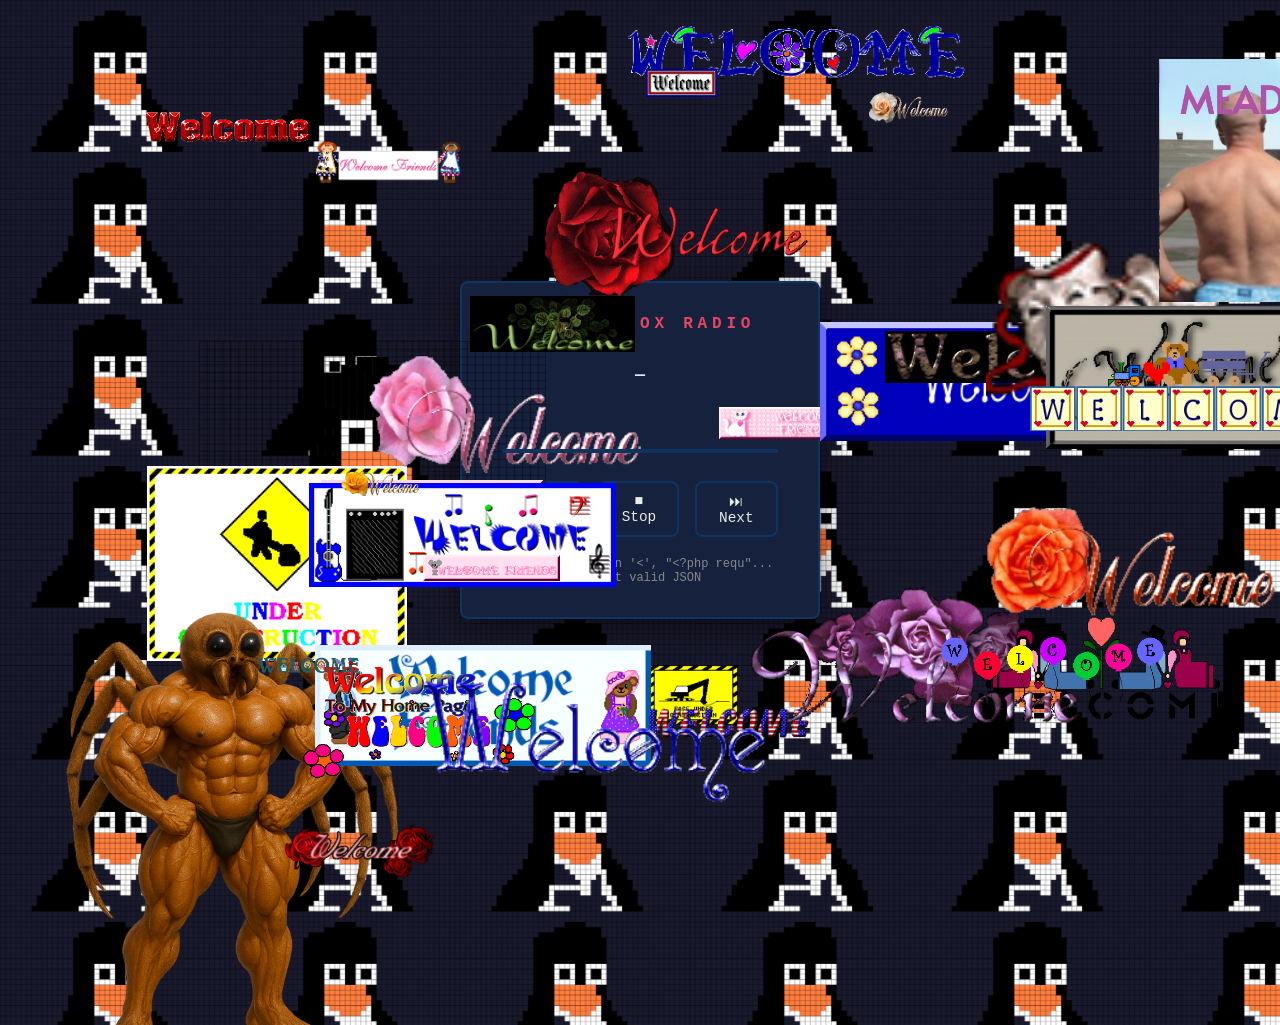
<file: index.html>
<!DOCTYPE html>
<html lang="en">
<head>
<meta charset="UTF-8">
<title>Planet Fox</title>
<link rel="stylesheet" href="player/player.css">
<style>
    html, body {
        margin: 0;
        padding: 0;
        overflow: hidden;
        height: 100%;
        width: 100%;
    }

    body {
        /* Tile the penguin image as the background */
        background-image: url("holding_page/314-3143508_pixel-art-penguin-1.png");
        background-repeat: repeat;
    }

    .bouncer {
        position: absolute;
        height: auto;
        pointer-events: none;
    }
</style>
</head>
<body>

<img class="bouncer" src="holding_page/314-3143508_pixel-art-penguin-1.png">
<img class="bouncer" src="holding_page/Under_construction_graphic.gif">
<img class="bouncer" src="holding_page/underconstruction.gif">
<img class="bouncer" src="holding_page/spidertan_front.png">
<img class="bouncer" src="holding_page/WELCOME/aavicki_bakewel2.gif">
<img class="bouncer" src="holding_page/WELCOME/aavicki_banbear.gif">
<img class="bouncer" src="holding_page/WELCOME/aavicki_bancat.gif">
<img class="bouncer" src="holding_page/WELCOME/aavicki_bangirls.gif">
<img class="bouncer" src="holding_page/WELCOME/aavicki_banguit.gif">
<img class="bouncer" src="holding_page/WELCOME/aavicki_banmous2.gif">
<img class="bouncer" src="holding_page/WELCOME/aavicki_banword1.gif">
<img class="bouncer" src="holding_page/WELCOME/aavicki_banword2.gif">
<img class="bouncer" src="holding_page/WELCOME/aavicki_daisyban.gif">
<img class="bouncer" src="holding_page/WELCOME/boogie_welcome.gif">
<img class="bouncer" src="holding_page/WELCOME/dramab.gif">
<img class="bouncer" src="holding_page/WELCOME/gbarn_welcome_a.gif">
<img class="bouncer" src="holding_page/WELCOME/generic9.gif">
<img class="bouncer" src="holding_page/WELCOME/ladyohban_welcome1.gif">
<img class="bouncer" src="holding_page/WELCOME/ladyohban_welcome2.gif">
<img class="bouncer" src="holding_page/WELCOME/pat_blackrosehead.gif">
<img class="bouncer" src="holding_page/WELCOME/pat_LRb-head.gif">
<img class="bouncer" src="holding_page/WELCOME/pat_peperhead.gif">
<img class="bouncer" src="holding_page/WELCOME/pat_R-rose1heada.gif">
<img class="bouncer" src="holding_page/WELCOME/sharon_welcome1.gif">
<img class="bouncer" src="holding_page/WELCOME/sharon_welcome3.gif">
<img class="bouncer" src="holding_page/WELCOME/sharon_welcome5.gif">
<img class="bouncer" src="holding_page/WELCOME/sharon_welcome6.gif">
<img class="bouncer" src="holding_page/WELCOME/sharon_welcome7.gif">
<img class="bouncer" src="holding_page/WELCOME/sharon_welcome8.gif">
<img class="bouncer" src="holding_page/WELCOME/spider1.gif">
<img class="bouncer" src="holding_page/WELCOME/toc_ballwel.gif">
<img class="bouncer" src="holding_page/WELCOME/toc_blkwel.gif">
<img class="bouncer" src="holding_page/WELCOME/toc_decwel.gif">
<img class="bouncer" src="holding_page/IMG_20260523_211606.jpg">



<script>
    const rand = (min, max) => Math.floor(Math.random() * (max - min + 1)) + min;
    const randF = (min, max) => Math.random() * (max - min) + min;
    const sign  = () => Math.random() < 0.5 ? 1 : -1;

    function makeBouncer(el) {
        let x = rand(0, window.innerWidth  - 100);
        let y = rand(0, window.innerHeight - 100);
        let vx = randF(1.5, 4) * sign();
        let vy = randF(1.5, 4) * sign();
        function step() {
            const w = window.innerWidth;
            const h = window.innerHeight;
            const pw = el.offsetWidth;
            const ph = el.offsetHeight;
            x += vx; y += vy;
            if (x <= 0 || x + pw >= w) vx = -vx;
            if (y <= 0 || y + ph >= h) vy = -vy;
            el.style.left = x + "px";
            el.style.top  = y + "px";
            requestAnimationFrame(step);
        }
        step();
    }

    const bouncers = Array.from(document.querySelectorAll('.bouncer'));

    function randomize() {
        document.body.style.backgroundSize = rand(64, 1200) + "px";
        bouncers.forEach(el => el.style.width = rand(62, 400) + "px");
    }

    randomize();
    setInterval(randomize, 66);

    // Start bouncing after images have a size
    window.addEventListener('load', () => bouncers.forEach(makeBouncer));
</script>

<div class="player">
    <h1>Planet Fox Radio</h1>

    <div class="now-playing">
        <div class="track-title" id="track-title">—</div>
        <div class="track-artist" id="track-artist"></div>
    </div>

    <div class="progress-bar">
        <div class="progress-fill" id="progress-fill"></div>
    </div>

    <div class="controls">
        <button class="btn" id="btn-play">&#9654; Play</button>
        <button class="btn" id="btn-stop">&#9632; Stop</button>
        <button class="btn" id="btn-next">&#9197; Next</button>
    </div>

    <div class="status" id="status"></div>
</div>

<audio id="audio" preload="metadata"></audio>

<script src="player/player.js"></script>

</body>
</html>
</file>
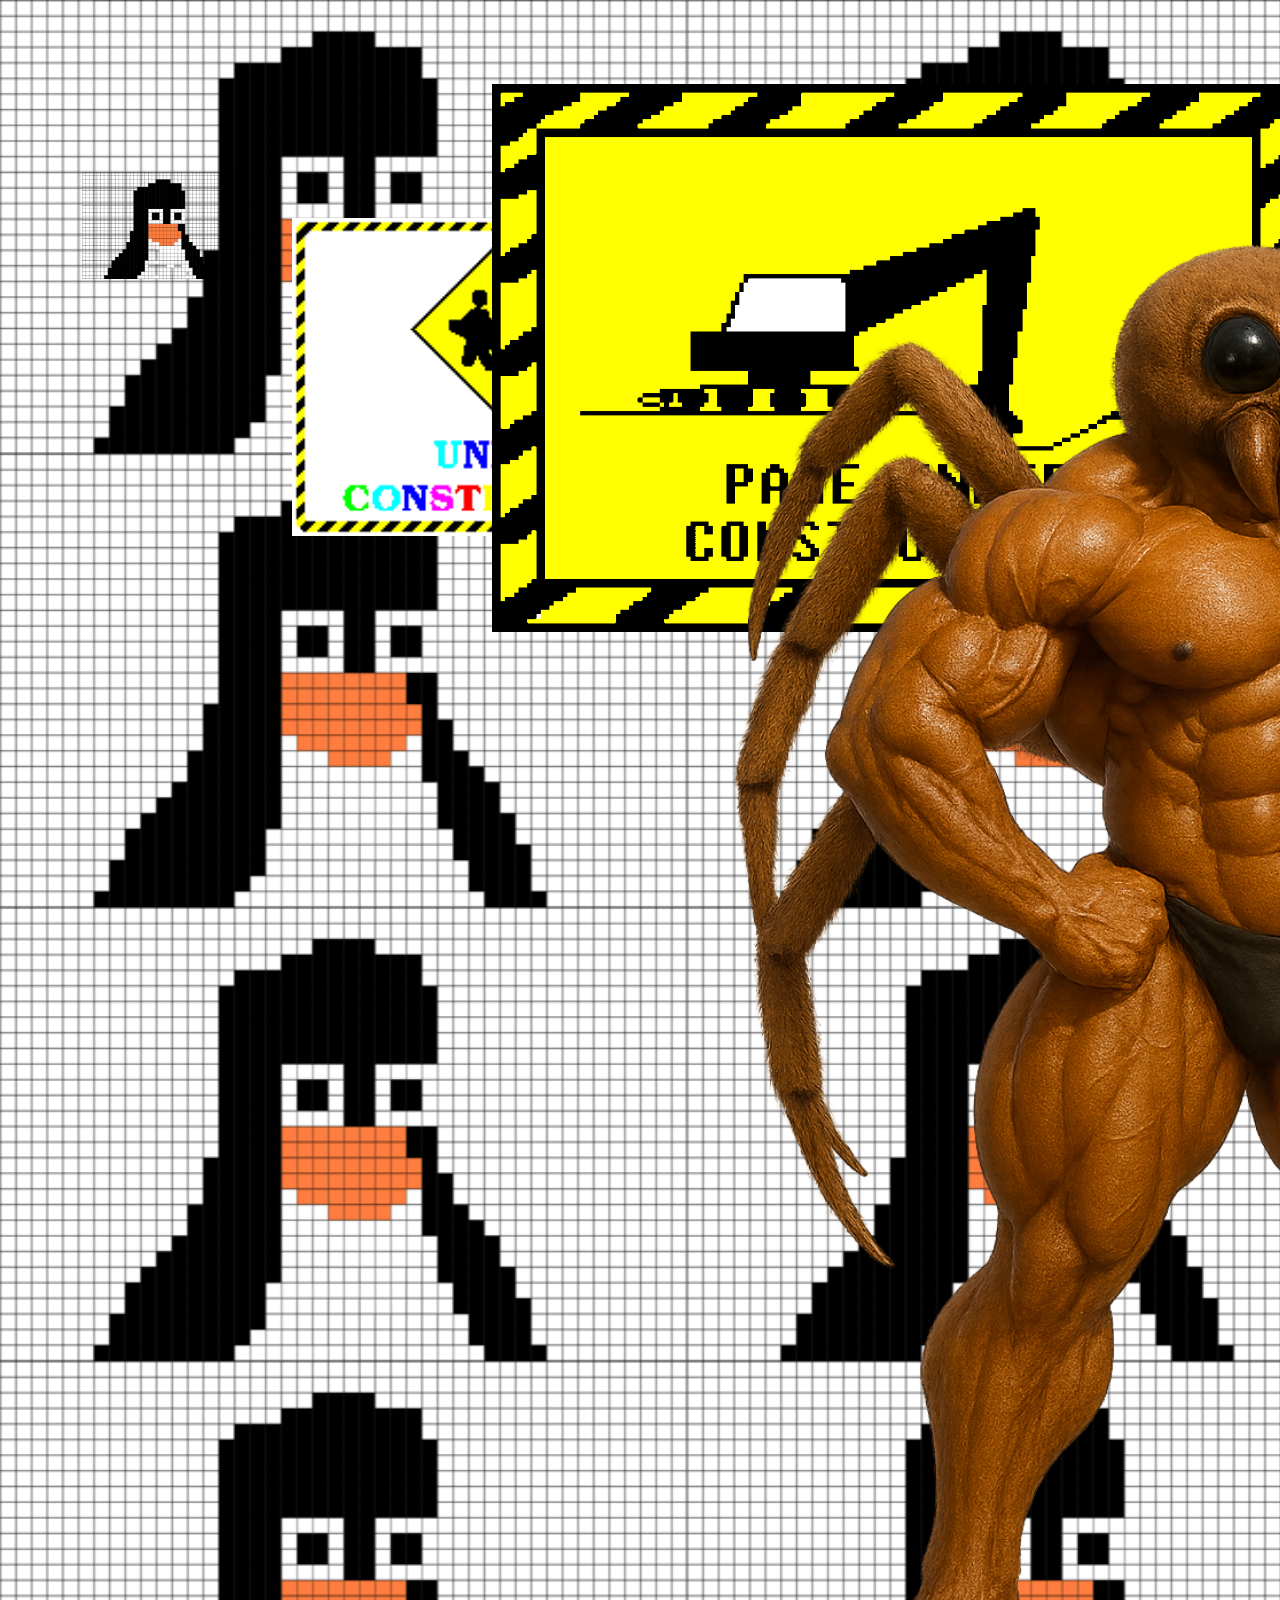
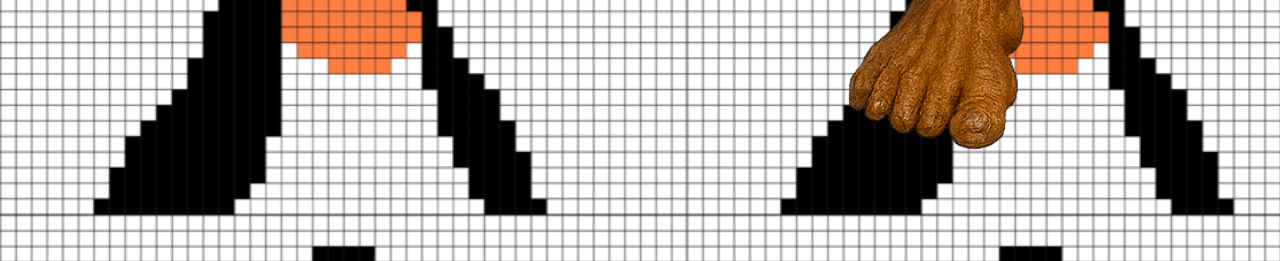
<file: holding_page/index.html>
<!DOCTYPE html>
<html lang="en">
<head>
<meta charset="UTF-8">
<title>Planet Fox</title>
<style>
    html, body {
        margin: 0;
        padding: 0;
        overflow: hidden;
        height: 100%;
        width: 100%;
    }

    body {
        /* Tile the penguin image as the background */
        background-image: url("314-3143508_pixel-art-penguin-1.png");
        background-repeat: repeat;
    }

    .bouncer {
        position: absolute;
        height: auto;
        pointer-events: none;
    }
</style>
</head>
<body>

<img id="penguin" class="bouncer" src="314-3143508_pixel-art-penguin-1.png">
<img id="gif1" class="bouncer" src="Under_construction_graphic.gif">
<img id="gif2" class="bouncer" src="underconstruction.gif">
<img id="png1" class="bouncer" src="spidertan_front.png">

<script>
    const rand = (min, max) => Math.floor(Math.random() * (max - min + 1)) + min;

    function makeBouncer(el, startX, startY, vx, vy) {
        let x = startX, y = startY;
        function step() {
            const w = window.innerWidth;
            const h = window.innerHeight;
            const pw = el.offsetWidth;
            const ph = el.offsetHeight;
            x += vx; y += vy;
            if (x <= 0 || x + pw >= w) vx = -vx;
            if (y <= 0 || y + ph >= h) vy = -vy;
            el.style.left = x + "px";
            el.style.top  = y + "px";
            requestAnimationFrame(step);
        }
        step();
    }

    makeBouncer(document.getElementById("penguin"),  100, 100,  3,  2);
    makeBouncer(document.getElementById("gif1"),     300, 200, -4,  3);
    makeBouncer(document.getElementById("gif2"),     500, 150,  2, -3);
    makeBouncer(document.getElementById("png1"),     700, 100,  0, 0);

    function randomize() {
        document.body.style.backgroundSize = rand(64, 1200) + "px";
        document.getElementById("penguin").style.width = rand(62, 1200) + "px";
        document.getElementById("gif1").style.width    = rand(62, 1200) + "px";
        document.getElementById("gif2").style.width    = rand(62, 1200) + "px";
        document.getElementById("png1").style.width    = rand(62, 1200) + "px";
    }

    randomize();
    setInterval(randomize, 66);
</script>

</body>
</html>
</file>
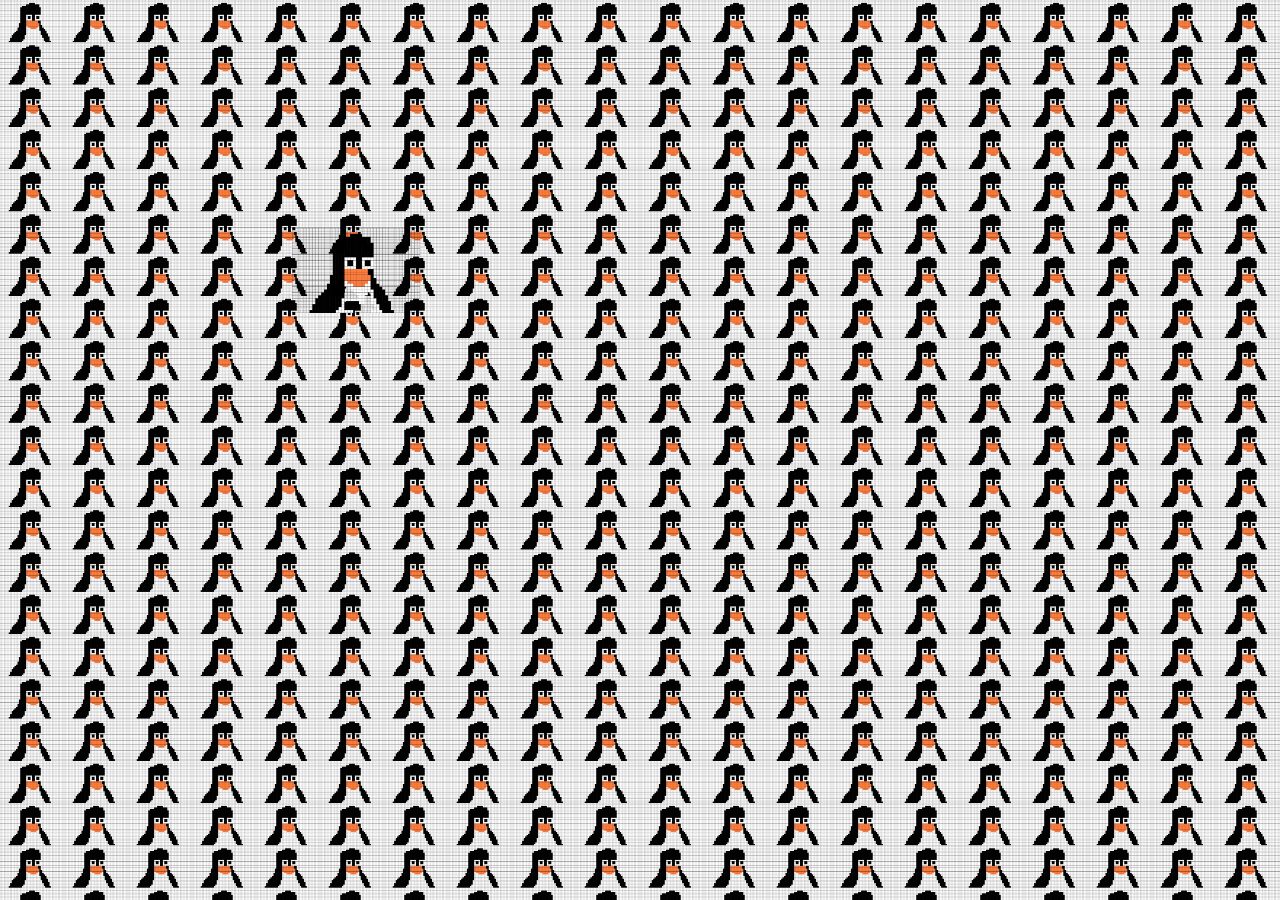
<file: holding_page/hello.html>
<!DOCTYPE html>
<html lang="en">
<head>
<meta charset="UTF-8">
<title>Bouncing Penguin</title>
<style>
    html, body {
        margin: 0;
        padding: 0;
        overflow: hidden;
        height: 100%;
        width: 100%;
    }

    body {
        /* Tile the penguin image as the background */
        background-image: url("314-3143508_pixel-art-penguin-1.png");
        background-repeat: repeat;
        background-size: 64px; /* Adjust tile size as desired */
    }

    #penguin {
        position: absolute;
        width: 128px;
        height: auto;
        pointer-events: none;
    }
</style>
</head>
<body>

<img id="penguin" src="314-3143508_pixel-art-penguin-1.png">

<script>
    const penguin = document.getElementById("penguin");

    let x = 100;
    let y = 100;
    let vx = 3;
    let vy = 2;

    function animate() {
        const w = window.innerWidth;
        const h = window.innerHeight;
        const pw = penguin.offsetWidth;
        const ph = penguin.offsetHeight;

        x += vx;
        y += vy;

        if (x <= 0 || x + pw >= w) vx = -vx;
        if (y <= 0 || y + ph >= h) vy = -vy;

        penguin.style.left = x + "px";
        penguin.style.top = y + "px";

        requestAnimationFrame(animate);
    }

    animate();
</script>

</body>
</html>
</file>
<file: player/player.css>
*, *::before, *::after { box-sizing: border-box; margin: 0; padding: 0; }

:root {
    --bg:        #1a1a2e;
    --surface:   #16213e;
    --border:    #0f3460;
    --accent:    #e94560;
    --text:      #eaeaea;
    --muted:     #888;
    --radius:    8px;
}

body {
    background: var(--bg);
    color: var(--text);
    font-family: 'Courier New', Courier, monospace;
    display: flex;
    justify-content: center;
    align-items: center;
    min-height: 100vh;
}

.player {
    background: var(--surface);
    border: 2px solid var(--border);
    border-radius: var(--radius);
    padding: 2rem 2.5rem;
    width: 360px;
    text-align: center;
    box-shadow: 0 8px 32px rgba(0, 0, 0, 0.5);
}

.player h1 {
    font-size: 1rem;
    letter-spacing: 0.3em;
    text-transform: uppercase;
    color: var(--accent);
    margin-bottom: 2rem;
}

.now-playing {
    min-height: 3.5rem;
    margin-bottom: 1.75rem;
}

.track-title {
    font-size: 1.05rem;
    font-weight: bold;
    white-space: nowrap;
    overflow: hidden;
    text-overflow: ellipsis;
}

.track-artist {
    font-size: 0.85rem;
    color: var(--muted);
    margin-top: 0.35rem;
}

.progress-bar {
    width: 100%;
    height: 4px;
    background: var(--border);
    border-radius: 2px;
    margin-bottom: 1.75rem;
    cursor: pointer;
    position: relative;
    overflow: hidden;
}

.progress-fill {
    height: 100%;
    width: 0%;
    background: var(--accent);
    border-radius: 2px;
    transition: width 0.5s linear;
}

.controls {
    display: flex;
    justify-content: center;
    gap: 1rem;
}

.btn {
    background: transparent;
    border: 2px solid var(--border);
    color: var(--text);
    border-radius: var(--radius);
    padding: 0.6rem 1.2rem;
    font-family: inherit;
    font-size: 0.9rem;
    cursor: pointer;
    transition: border-color 0.15s, color 0.15s, background 0.15s;
}

.btn:hover {
    border-color: var(--accent);
    color: var(--accent);
}

.btn.active {
    background: var(--accent);
    border-color: var(--accent);
    color: #fff;
}

.status {
    margin-top: 1.25rem;
    font-size: 0.75rem;
    color: var(--muted);
    min-height: 1em;
}
</file>
